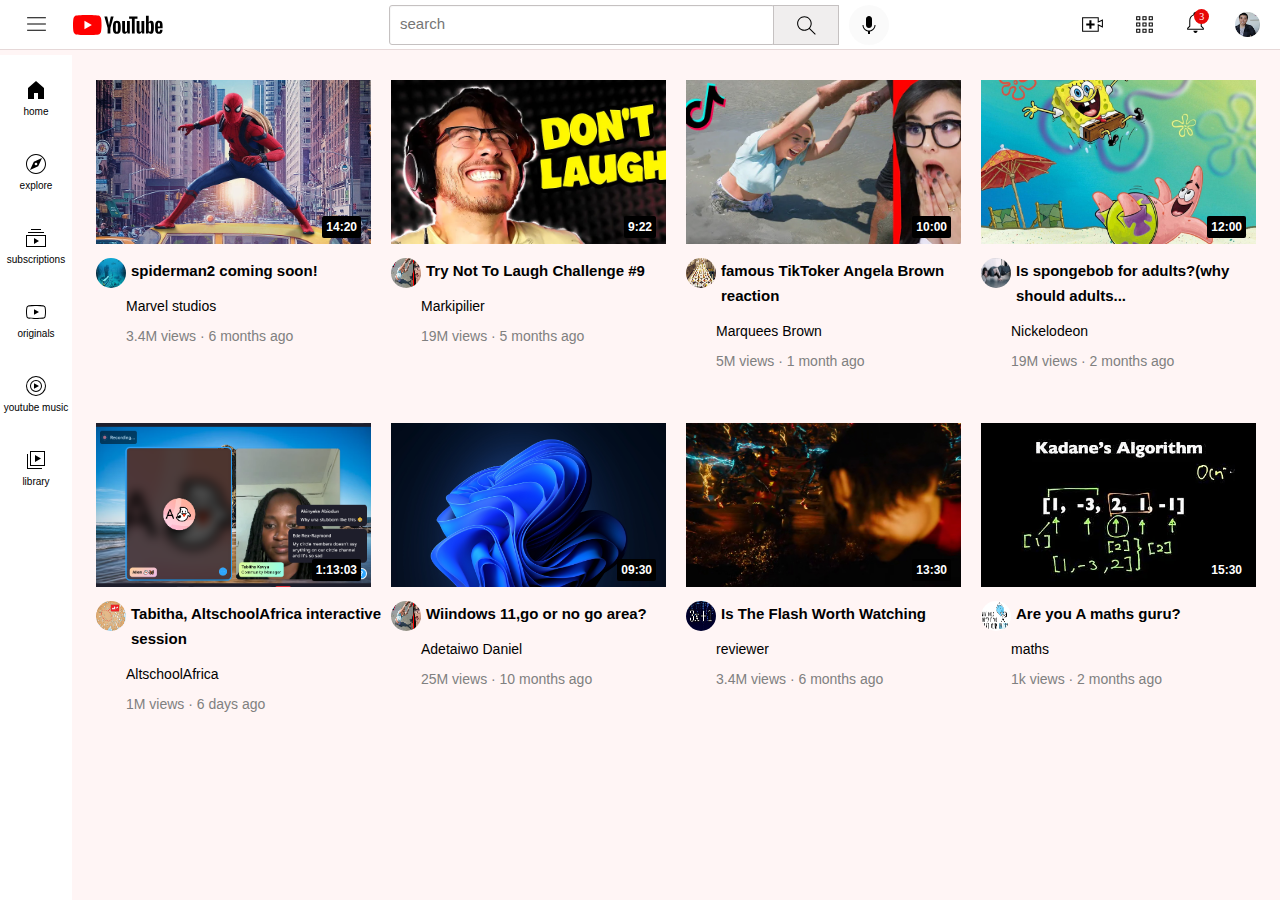
<file: INDEX.html>
<!DOCTYPE html>
<html lang="en">
<head>
  <meta charset="UTF-8">
  <meta name="viewport" content="width=device-width, initial-scale=1.0">
  <meta http-equiv="X-UA-Compatible" content="ie=edge">
  <title>youtube</title>
<link rel="stylesheet" href="./styles/youtube.css">
<link rel="stylesheet" href="./styles/general.css">
<link rel="stylesheet" href="./styles/headerr.css">
<link rel="stylesheet" href="styles/sidebar.css">
</head>
<div class="header">
  <div class="left-section"><img class="menu" src="icons/hamburger-menu.svg"><img class="logo" src="icons/youtube-logo.svg"></div>
  <div class="middle-section">
    <input class="search-bar" type="text" placeholder="search">
   <button class="search-button"><img class="search"
      src="icons/search.svg"><div>search</div></button>

    <button class="voice-search">
      <img class="voice"
      src="icons/voice-search-icon.svg">
      <div class="wak">search with your voice</div>
    </button>
  </div>
  <div class="right-section">
    <img class="upload" src='icons/upload.svg'>
    <img class="jayy" src="icons/youtube-apps.svg">
    <div class="noti">
        <img class="notify" src="icons/notifications.svg">
        <div class="numb">3</div>
    </div>

    <img class="pp" src="icons/my-channel.jpeg">
  </div></div>
<div class="sidebar">
  <div class="side-bar-link">
    <img src="icons/home.svg">
    <div>home</div>
  </div>
  <div class="side-bar-link">
    <img src="icons/explore.svg">
    <div>explore</div></div>
  <div class="side-bar-link">
    <img src="icons/subscriptions.svg"><div>subscriptions</div></div>
  <div class="side-bar-link">
    <img src="icons/originals.svg"><div>originals</div></div>
  <div class="side-bar-link">
    <img src="icons/youtube-music.svg"><div>youtube music</div></div>
  <div class="side-bar-link">
    <img src="icons/library.svg"><div>library</div></div>
</div>
<div class="video-grid">
  <div class="video">
    <div class="dan">
      <div id="vide"><img class="thumbnail-1"
        src="./thumbnails/spiderman.JPG" alt="youtube">
   <div class="video-time">14:20</div> </div></div>
    <div class="video-in">
      <img class="jay" src="thumbnails/thumbnail-11.webp">

      <div class="rev">
        <p class="video-title">spiderman2 coming soon!</p>
        <p class="video-author">Marvel studios</p>
        <p class="video-v">3.4M views &#183;
          6 months ago</p>
      </div>
    </div>
  </div>
  <div class="video">
    <div class="dan">
     <div id="vide"><img class="thumbnail-1"
       src="./thumbnails/thumbnail-2.webp" alt="youtube">
   <div class="video-time">9:22</div> </div></div>
    <div class="video">
      <div class="video-in">
       <img class="jay"
       src="thumbnails/thumbnail-3.webp">

       <div class="rev">

          <p class="video-title">Try Not To Laugh Challenge #9</p>
          <p class="video-author">Markipilier</p>
          <p class="video-v">19M views &#183;
            5 months ago</p>
        </div>
      </div>
    </div>
  </div>
  <div class="video">
    <div class="dan">
      <div id="vide"><img class="thumbnail-1"
        src="./thumbnails/thumbnail-3.webp" alt="youtube">
        <div class="video-time">10:00</div>
    </div></div>
    <div class="video-in">
      <img class="jay" src="thumbnails/thumbnail-10.webp">

      <div class="rev">
        <p class="video-title">famous TikToker Angela Brown reaction</p>
        <p class="video-author">Marquees Brown</p>
        <p class="video-v">5M views &#183;
          1 month ago</p>
      </div>
    </div>
  </div>
  <div class="video">
    <div class="dan">
      <div id="vide">
      <img class="thumbnail-1"
      src="./thumbnails/spongebob.JPG" alt="youtube">
    <div class="video-time">12:00</div>
    </div>
    </div>
    <div class="video">
      <div class="video-in">

        <img class="jay"
          src="thumbnails/thumbnail-9.webp">


        <div class="rev">

          <p class="video-title">Is spongebob for adults?(why should adults...</p>
          <p class="video-author">Nickelodeon</p>
          <p class="video-v">19M views &#183;
            2 months ago</p>
        </div>
      </div>
    </div>
  </div>
  <div class="video">
    <div class="dan">
     <div id="vide"><img class="thumbnail-1"
      src="./thumbnails/tabi.png" alt="youtube">
    <div class="video-time">1:13:03</div>
    </div>
    <div class="video-in">
      <img class="jay" src="thumbnails/thumbnail-7.webp">

      <div class="rev">
        <p class="video-title">Tabitha, AltschoolAfrica interactive session</p>
        <p class="video-author">AltschoolAfrica</p>
        <p class="video-v">1M views &#183;
          6 days ago</p>
      </div>
    </div>
  </div>

</div>
<div class="video">
  <div class="dan">
   <div id="vide"><img class="thumbnail-1"
    src="./thumbnails/new.JPG" alt="youtube">
  <div class="video-time">09:30</div>
  </div>
  <div class="video-in">
    <img class="jay" src="thumbnails/thumbnail-3.webp">

    <div class="rev">
      <p class="video-title">Wiindows 11,go or no go area?</p>
      <p class="video-author">Adetaiwo Daniel</p>
      <p class="video-v">25M views &#183;
        10 months ago</p>
    </div>
  </div>
</div>

</div>

<div class="video">
  <div class="dan">
   <div id="vide"><img class="thumbnail-1"
    src="./thumbnails/dc.png" alt="youtube">
  <div class="video-time">13:30</div>
  </div>
  <div class="video-in">
    <img class="jay" src="thumbnails/thumbnail-4.webp">

    <div class="rev">
      <p class="video-title">Is The Flash Worth Watching</p>
      <p class="video-author">reviewer</p>
      <p class="video-v">3.4M views &#183;
        6 months ago</p>
    </div>
  </div>
</div>

</div>

<div class="video">
  <div class="dan">
   <div id="vide"><img class="thumbnail-1"
    src="./thumbnails/thumbnail-5.webp" alt="youtube">
  <div class="video-time">15:30</div>
  </div>
  <div class="video-in">
    <img class="jay" src="thumbnails/thumbnail-12.webp">

    <div class="rev">
      <p class="video-title">Are you A maths guru?</p>
      <p class="video-author">maths</p>
      <p class="video-v">1k views &#183;
        2 months ago</p>
    </div>
  </div>
</div>

</div>
</div>
</file>
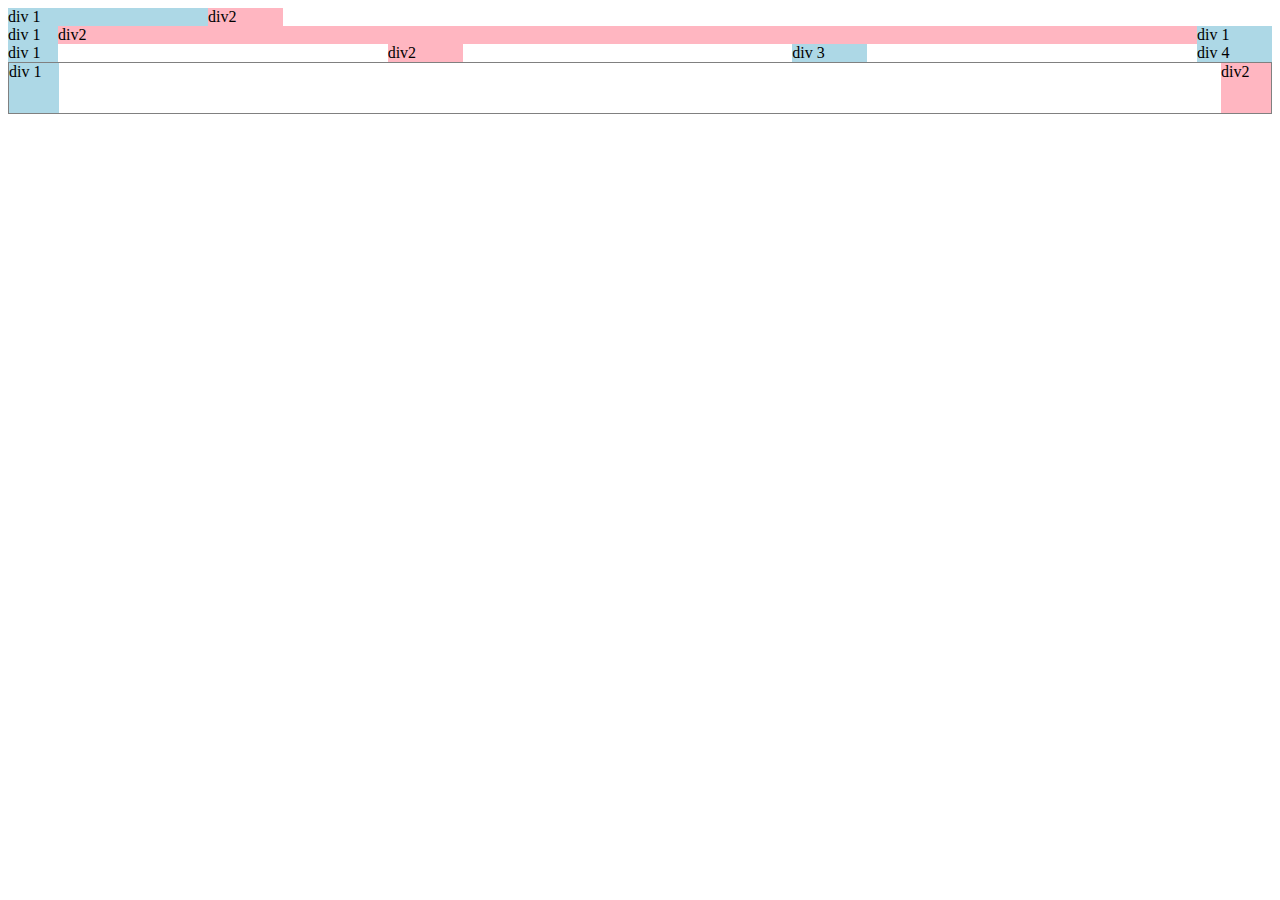
<file: styles/ss.html>
<!DOCTYPE html>
<html lang="en">
<head>
  <meta charset="UTF-8">
  <meta name="viewport" content="width=device-width, initial-scale=1.0">
  <meta http-equiv="X-UA-Compatible" content="ie=edge">
  <title>Document</title>
  <style>
    .flex{
      display: flex;
      flex-direction: row;
    }
    .blue{
      background-color: lightblue;
    }
    .pink{
      background-color: lightpink;
    }
.flexme{
  display: flex;
  flex-direction: row;
  justify-content: space-between;
}
.flexy{
  display: flex;
  flex-direction: row;
  justify-content: space-between;
  border: 1px solid grey;


}
  </style>
</head>
<body>
  <div class="flex">
    <div class="blue" style="width: 200px">div 1</div>
    <div class="pink" style="width: 75px">div2</div>
  </div>
  <div class="flex">
      <div class="blue" style="width: 50px">div 1</div>
      <div class="pink" style="flex: 1">div2</div>
      <div class="blue" style="width: 75px">div 1</div>
    </div>
    <div class="flexme">
        <div class="blue" style="width: 50px">div 1</div>
        <div class="pink" style="width: 75px">div2</div>
        <div class="blue" style="width: 75px">div 3</div>
        <div class="blue" style="width: 75px">div 4</div>
      </div>

      <div class="flexy">
          <div class="blue" style="width: 50px; height: 50px">div 1</div>
          <div class="pink" style="width:50px">div2</div>
        </div>



</body>
</html>
</file>
<file: styles/youtube.css>
.thumbnail-1 {
      width: 100%;
      height: 163.98px;
      object-fit: cover;
    }
.video-grid {
      display: grid;
      grid-template-columns:1fr 1fr 1fr;
      column-gap: 20px;
      row-gap: 40px;
    }
    @media (min-width: 1000px){
      .video-grid{grid-template-columns:1fr 1fr 1fr 1fr;}
       .video-v{
         width: 1fr;
       }
       .rev{
         width:  1fr;
       }
       .sidebar{
         width: 200px;
       }
    }
    @media (max-width: 750px){
      .video-grid{
        grid-template-columns: 1fr 1fr;
      }
    }
    @media (max-width:500px ){
      .video-grid{
        grid-template-columns: 1fr;
      }
      .video{
        border: 1px solid grey;
      }
    }
.video-title {
  margin-left: 5px;
  width: 100%;
}

    .video-author {
      margin-bottom: 9px;
    }
 .video-in {
      display: grid;
      grid-template-columns: 1fr 100%;
      margin-top: 10px;
    }
.video-author,
    .video-v {
      width: 150%;
      font-size: 14px;
    }
    .video-v{
      color: grey;
    }
    .video-author{
      color: black;

    }

.jay {
      width: 30px;
      height: 30px;
      border-radius: 50px;

    }
    .dan {
      width: 100%;
    }
 .video-title {
      margin-top: 0;
      margin-bottom: 15px;
      font-weight: bold;
      line-height: 25px;
      font-size: 15px;
      width: 150%;
    }
        .rev{
         width: 61%;
          font-size: 100%;
          vertical-align: top;
        }
#vide{
  position: relative;
}
.video-time{
  position: absolute;
  background-color: black;
  color: white;
  right: 10px;
  bottom: 10px;
  font-family: arial;
  font-size: 12px;
  font-weight: bold;
  padding-top: 4px;
  padding-bottom: 4px;
  padding-left: 4px;
  padding-right: 4px;
  border-radius: 2px;
}
.noti{
  position: relative;
}
.numb{
  position: absolute;
  top: -1PX;
  right: -1px;
  background-color: rgb(231, 8, 8);
  color: white;
  font-family: roboto;
  font-size: 10px;
  padding-left: 5px;
  padding-right: 5px;
  padding-top: 2px;
  padding-bottom: 2px;
  border-radius: 20px;
}
</file>
<file: styles/general.css>
p {
  font-family: arial;
}
body {
  margin:0;
  padding-top: 80px;
  padding-left: 96px;
  padding-right: 24px;
  background-color: rgb(255, 245, 245);
}
</file>
<file: styles/headerr.css>
.header{
  display: flex;
  flex-direction: row;
  height: 49px;
  justify-content: space-between;
  position: fixed;
  top: 0;
  left: 0;
  background-color: white;
  right: 0;
  border-bottom-width: 1px;
  border-bottom-style: solid;
  border-bottom-color: rgb(230, 216, 216);
  z-index: 100;
}
.left-section{
  display: flex;
  align-items: center;
}
.menu{
  height: 25px;
  margin-left: 24px;
  margin-right: 24px;
}
.logo{
  height:20px;
}
.middle-section{
  display: flex;
  align-items: center;
  flex: 1;
  margin-left: 70px;
  margin-right: 35px;
  max-width: 500px;
}
.right-section{
  display: flex;
  justify-content: space-between;
  width: 180px;
  align-items: center;
  margin-right: 20px;
  flex-shrink: 0;
}
.search-button{
  height: 40px;
  width: 66px;
  background-color: rgb(240, 238, 238);
  border: 1px solid rgb(197, 193, 193);
  margin-left: -2px;
  margin-right: 10px;
  position: relative;
}
.search-button div{
  color: white;
  position: absolute;
  background-color: grey;
  padding: 7px;
  border-radius: 3px;
  bottom: -30px;
  opacity: 0;
  transition: opacity 1s;
}
.search-button:hover div{
    opacity: 1;
}
.voice-search{
  position: relative;
}
.wak{
  position: absolute;
  width: 150px;
  left: 0;
  background-color: grey;
  color: white;
  padding: 1px;
  border-radius: 3px;
 top: 5;
 left: -5px;
 opacity: 0;
 transition: opacity 1s;
}
.voice-search:hover .wak{
 opacity: 1;
}
.voice-search{
  height: 40px;
  width: 40px;
  border-radius: 80px;
  border: none;
  background-color: rgba(209, 205, 205, 0.1);

}
.search-bar{
  flex: 1;
  height: 36px;
  padding-left: 10px;
  font-size: 12px;
  border: 1px solid rgb(197, 193, 193);
  border-radius: 3px;
  box-shadow: inset 1px 1px 1px rgba(0, 0, 0, 0.03);
  width: 0;
}
.search-bar::placeholder{
  font-family:arial;
  font-size: 15px;
}
.search{
  height: 25px;
  margin-top: 4px;
}
.voice{
  height: 24px;
  margin-top: 4px;
}
.upload, .notify, .jayy, .pp{
  height: 25px;
}
</file>
<file: styles/sidebar.css>
.sidebar{
  position: fixed;
  left: 0;
  bottom: 0;
  top: 55px;
  background-color: white;
  width: 72px;
  z-index: 200;
  padding-top: 5px;
}
.side-bar-link{
  display: flex;
  justify-content: center;
  height: 74px;
  align-items: center;
  flex-direction: column;
  cursor: pointer;
}
.side-bar-link div{
  font-family: roboto,arial;
  font-size: 10px;
}
.side-bar-link:hover{
  background-color: rgb(240, 232, 232);
}
.side-bar-link img{
  height: 24px;
  margin-bottom: 4px;
}
</file>
